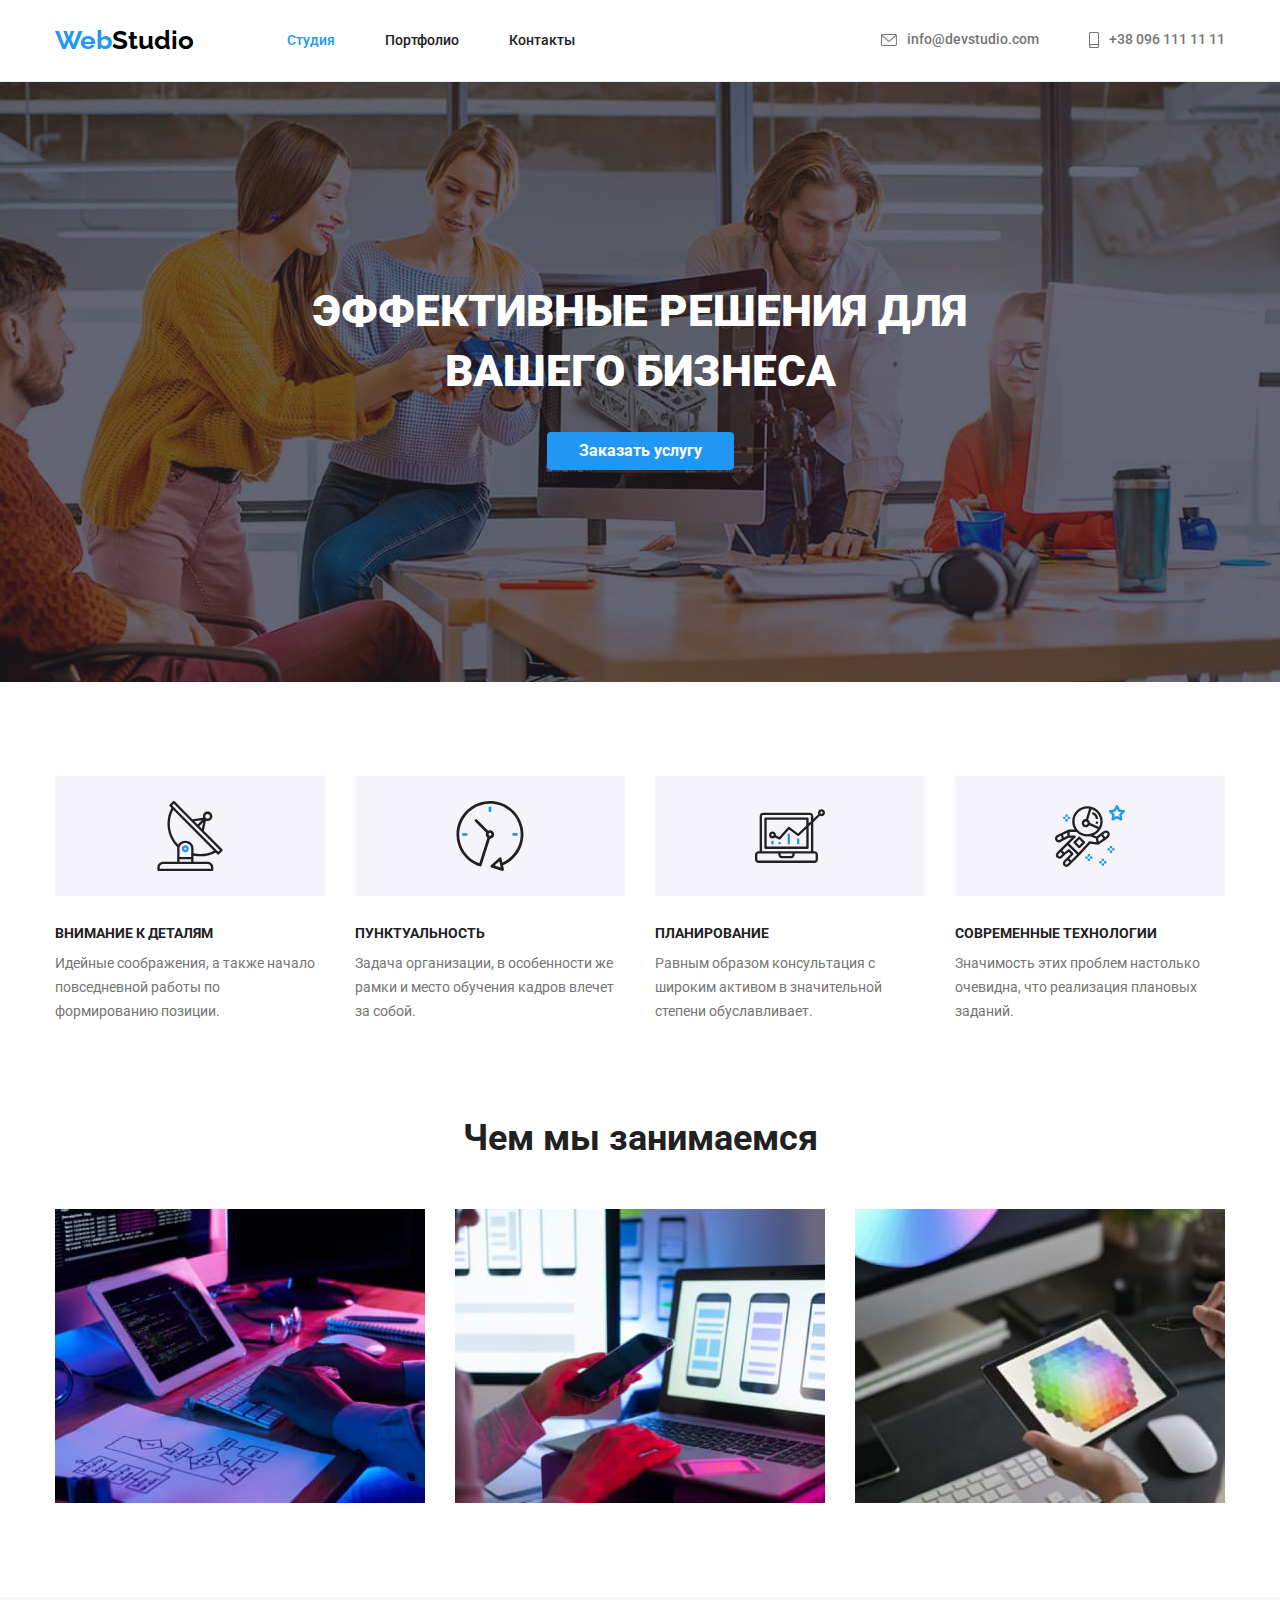
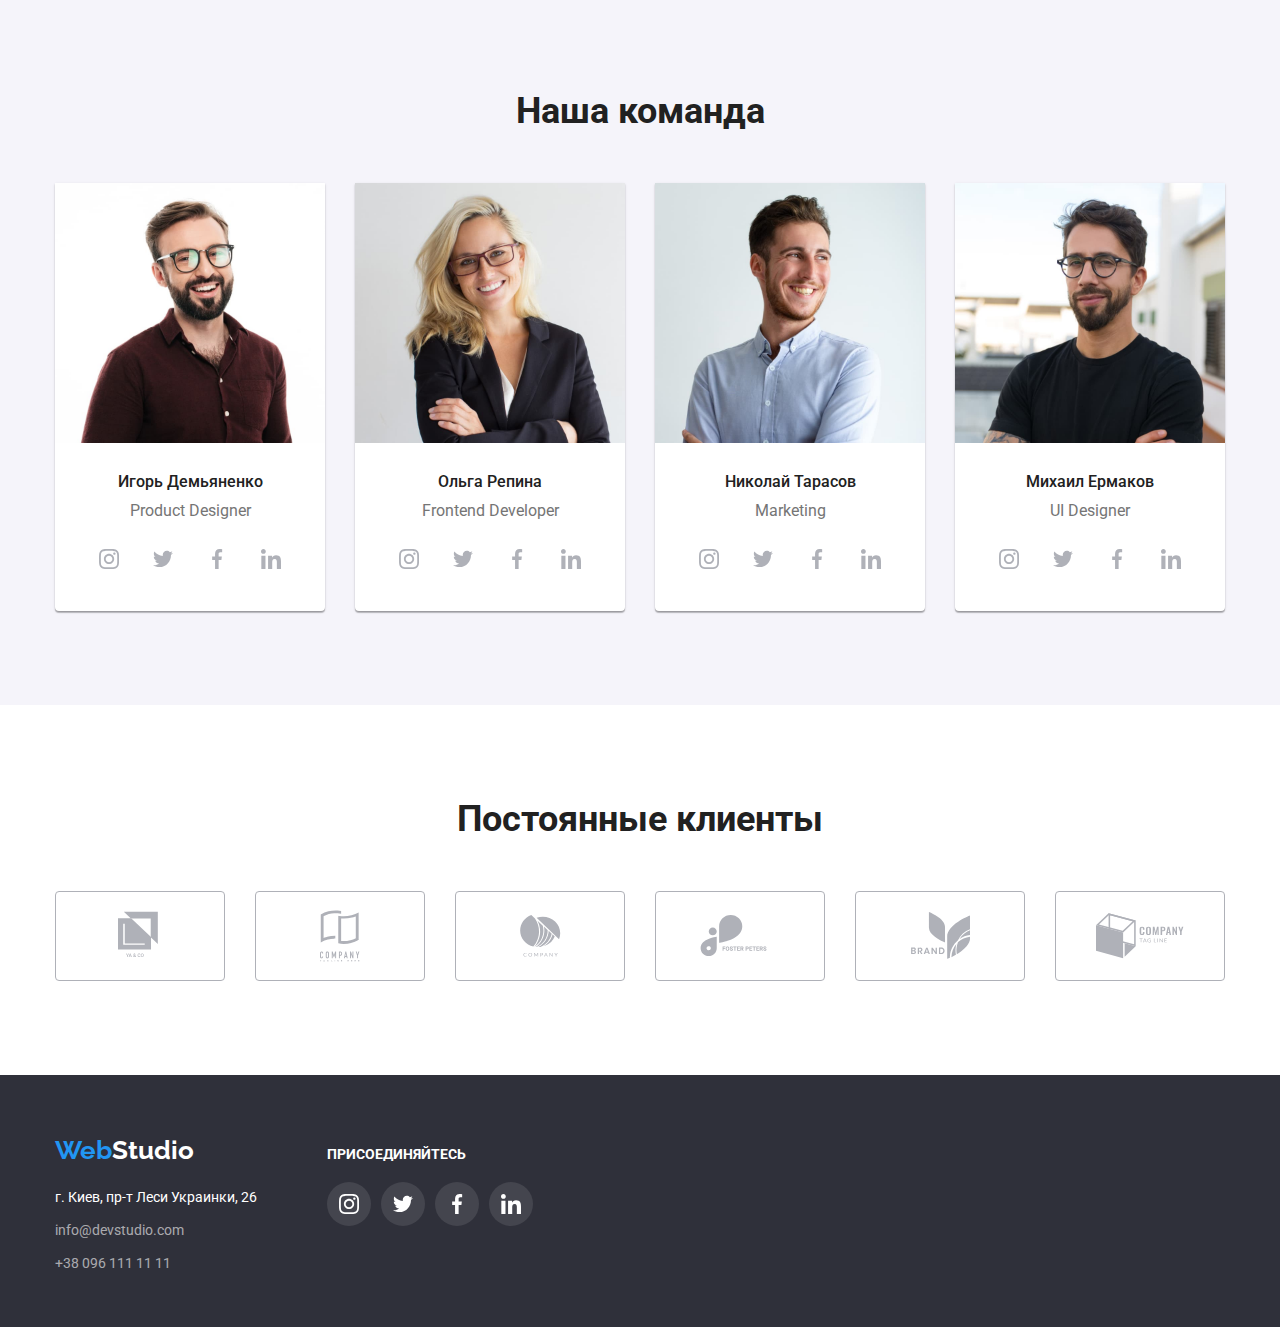
<file: index.html>
<!DOCTYPE html>
<html lang="ru">
  <head>
    <meta charset="UTF-8" />
    <meta name="viewport" content="width=device-width, initial-scale=1.0" />
    <title>Студия</title>
    <link rel="preconnect" href="https://fonts.gstatic.com" />
    <link
      href="https://fonts.googleapis.com/css2?family=Raleway:wght@700&family=Roboto:wght@400;500;700;900&display=swap"
      rel="stylesheet"
    />
    <link
      rel="stylesheet"
      href="https://cdnjs.cloudflare.com/ajax/libs/modern-normalize/1.0.0/modern-normalize.min.css"
    />
    <link rel="stylesheet" href="./css/styles.css" />
  </head>

  <body>
    <!-- Шапка -->
    <header class="header">
      <!--Контейнер для шапки сайта-->
      <div class="container main-nav">
        <nav class="header-nav">
          <!--Навигация-->
          <a href="./index.html" class="logo">
            <span class="logo-web">Web</span>Studio
          </a>

          <ul class="header-list">
            <li class="item">
              <a href="" class="header-list-link current">Студия</a>
            </li>

            <li class="item">
              <a href="./portfolio.html" class="header-list-link">Портфолио</a>
            </li>

            <li class="item">
              <a href="" class="header-list-link">Контакты</a>
            </li>
          </ul>
        </nav>

        <!--Kонтакы-->
        <ul class="contacts">
          <li class="item">
            <a
              href="mailto:info@devstudio.com"
              class="contacts-link header-mail"
            >
              <svg class="icon-contacts" width="16" height="12">
                <use href="./images/icons.svg#icon-envelope"></use>
              </svg>
              info@devstudio.com
            </a>
          </li>

          <li class="item">
            <a href="tel:+380961111111" class="contacts-link header-tel">
              <svg class="icon-contacts" width="10" height="16">
                <use href="./images/icons.svg#icon-smartphone"></use>
              </svg>
              +38 096 111 11 11
            </a>
          </li>
        </ul>
      </div>
    </header>

    <main>
      <!--Герой-->
      <section class="hero">
        <div class="header-overlay">
          <h1 class="hero-title">Эффективные решения для вашего бизнеса</h1>
          <a href="" class="hero-link">Заказать услугу</a>
        </div>
      </section>

      <!--Особенности-->
      <section class="features">
        <div class="container">
          <!-- Скрытый заголовок, особенности -->

          <h2 class="hidden">Особенности</h2>
          <ul class="features-list">
            <li class="features-list-item feature-first">
              <div class="features-icons">
                <svg class="icon-antenna" width="70" height="70">
                  <use href="./images/icons.svg#icon-antenna"></use>
                </svg>
              </div>
              <h3 class="features-item-title">Внимание к деталям</h3>
              <p class="features-item-text">
                Идейные соображения, а также начало повседневной работы по
                формированию позиции.
              </p>
            </li>

            <li class="features-list-item feature-second">
              <div class="features-icons">
                <svg class="icon-clock" width="70" height="70">
                  <use href="./images/icons.svg#icon-clock"></use>
                </svg>
              </div>
              <h3 class="features-item-title">Пунктуальность</h3>
              <p class="features-item-text">
                Задача организации, в особенности же рамки и место обучения
                кадров влечет за собой.
              </p>
            </li>

            <li class="features-list-item feature-third">
              <div class="features-icons">
                <svg class="icon-diagram" width="70" height="70">
                  <use href="./images/icons.svg#icon-diagram"></use>
                </svg>
              </div>
              <h3 class="features-item-title">Планирование</h3>
              <p class="features-item-text">
                Равным образом консультация с широким активом в значительной
                степени обуславливает.
              </p>
            </li>

            <li class="features-list-item feature-fourth">
              <div class="features-icons">
                <svg class="icon-astronaut" width="70" height="70">
                  <use href="./images/icons.svg#icon-astronaut"></use>
                </svg>
              </div>
              <h3 class="features-item-title">Современные технологии</h3>
              <p class="features-item-text">
                Значимость этих проблем настолько очевидна, что реализация
                плановых заданий.
              </p>
            </li>
          </ul>
        </div>
      </section>

      <!--Чем мы занимаемся-->
      <section class="issues">
        <div class="container">
          <!--Виды работ-->
          <h2 class="issues-title">Чем мы занимаемся</h2>
          <ul class="issues-list">
            <li class="issues-item">
              <img
                src="./images/our_projects_1.jpg"
                alt="Архитектура и логика"
                width="370"
              />
            </li>

            <li class="issues-item">
              <img
                src="./images/our_projects_2.jpg"
                alt="Разработка интерфейса"
                width="370"
              />
            </li>

            <li class="issues-item">
              <img src="./images/our_projects_3.jpg" alt="Дизайн" width="370" />
            </li>
          </ul>
        </div>
      </section>

      <!-- Наша команда -->
      <section class="team">
        <div class="container">
          <!--Представление команды-->
          <h2 class="team-title">Наша команда</h2>
          <ul class="team-list">
            <!-- Игорь Демьяненко -->
            <li class="team-list-item">
              <img
                src="./images/team_card_1.jpg"
                alt="Игорь Демьяненко"
                width="270"
              />
              <div class="team-card">
                <h3 class="team-item-title">Игорь Демьяненко</h3>
                <p class="team-item-text">Product Designer</p>
                <ul class="social-network ihor-sn">
                  <li class="sn-item">
                    <a href="" class="circle-button">
                      <svg class="icon-sn" width="20" height="20">
                        <use href="./images/icons.svg#icon-instagram"></use>
                      </svg>
                    </a>
                  </li>
                  <li class="sn-item">
                    <a href="" class="circle-button">
                      <svg class="icon-sn" width="20" height="20">
                        <use href="./images/icons.svg#icon-twitter"></use>
                      </svg>
                    </a>
                  </li>
                  <li class="sn-item">
                    <a href="" class="circle-button">
                      <svg class="icon-sn" width="20" height="20">
                        <use href="./images/icons.svg#icon-facebook"></use>
                      </svg>
                    </a>
                  </li>
                  <li class="sn-item">
                    <a href="" class="circle-button">
                      <svg class="icon-sn" width="20" height="20">
                        <use href="./images/icons.svg#icon-linkedin"></use>
                      </svg>
                    </a>
                  </li>
                </ul>
              </div>
            </li>

            <!-- Ольга Репина -->
            <li class="team-list-item">
              <img
                src="./images/team_card_2.jpg"
                alt="Ольга Репина"
                width="270"
              />
              <div class="team-card">
                <h3 class="team-item-title">Ольга Репина</h3>
                <p class="team-item-text">Frontend Developer</p>
                <ul class="social-network olha-sn">
                  <li class="sn-item">
                    <a href="" class="circle-button">
                      <svg class="icon-sn" width="20" height="20">
                        <use href="./images/icons.svg#icon-instagram"></use>
                      </svg>
                    </a>
                  </li>
                  <li class="sn-item">
                    <a href="" class="circle-button">
                      <svg class="icon-sn" width="20" height="20">
                        <use href="./images/icons.svg#icon-twitter"></use>
                      </svg>
                    </a>
                  </li>
                  <li class="sn-item">
                    <a href="" class="circle-button">
                      <svg class="icon-sn" width="20" height="20">
                        <use href="./images/icons.svg#icon-facebook"></use>
                      </svg>
                    </a>
                  </li>
                  <li class="sn-item">
                    <a href="" class="circle-button">
                      <svg class="icon-sn" width="20" height="20">
                        <use href="./images/icons.svg#icon-linkedin"></use>
                      </svg>
                    </a>
                  </li>
                </ul>
              </div>
            </li>

            <!-- Николай Тарасов -->
            <li class="team-list-item">
              <img
                src="./images/team_card_3.jpg"
                alt="Николай Тарасов"
                width="270"
              />
              <div class="team-card">
                <h3 class="team-item-title">Николай Тарасов</h3>
                <p class="team-item-text">Marketing</p>
                <ul class="social-network nikolay-sn">
                  <li class="sn-item">
                    <a href="" class="circle-button">
                      <svg class="icon-sn" width="20" height="20">
                        <use href="./images/icons.svg#icon-instagram"></use>
                      </svg>
                    </a>
                  </li>
                  <li class="sn-item">
                    <a href="" class="circle-button">
                      <svg class="icon-sn" width="20" height="20">
                        <use href="./images/icons.svg#icon-twitter"></use>
                      </svg>
                    </a>
                  </li>
                  <li class="sn-item">
                    <a href="" class="circle-button">
                      <svg class="icon-sn" width="20" height="20">
                        <use href="./images/icons.svg#icon-facebook"></use>
                      </svg>
                    </a>
                  </li>
                  <li class="sn-item">
                    <a href="" class="circle-button">
                      <svg class="icon-sn" width="20" height="20">
                        <use href="./images/icons.svg#icon-linkedin"></use>
                      </svg>
                    </a>
                  </li>
                </ul>
              </div>
            </li>

            <!-- Михаил Ермаков -->
            <li class="team-list-item">
              <img
                src="./images/team_card_4.jpg"
                alt="Михаил Ермаков"
                width="270"
              />
              <div class="team-card">
                <h3 class="team-item-title">Михаил Ермаков</h3>
                <p class="team-item-text">UI Designer</p>
                <ul class="social-network michail-sn">
                  <li class="sn-item">
                    <a href="" class="circle-button">
                      <svg class="icon-sn" width="20" height="20">
                        <use href="./images/icons.svg#icon-instagram"></use>
                      </svg>
                    </a>
                  </li>
                  <li class="sn-item">
                    <a href="" class="circle-button">
                      <svg class="icon-sn" width="20" height="20">
                        <use href="./images/icons.svg#icon-twitter"></use>
                      </svg>
                    </a>
                  </li>
                  <li class="sn-item">
                    <a href="" class="circle-button">
                      <svg class="icon-sn" width="20" height="20">
                        <use href="./images/icons.svg#icon-facebook"></use>
                      </svg>
                    </a>
                  </li>
                  <li class="sn-item">
                    <a href="" class="circle-button">
                      <svg class="icon-sn" width="20" height="20">
                        <use href="./images/icons.svg#icon-linkedin"></use>
                      </svg>
                    </a>
                  </li>
                </ul>
              </div>
            </li>
          </ul>
        </div>
      </section>

      <!-- Постоянные клиенты -->

      <section class="clients">
        <div class="container">
          <h2 class="clients-title">Постоянные клиенты</h2>
          <ul class="clients-list">
            <li class="client-item">
              <a href="" class="button-clients">
                <svg class="clients-icon-logo" width="44" height="50">
                  <use href="./images/icons.svg#icon-client-logo1"></use>
                </svg>
              </a>
            </li>

            <li class="client-item">
              <a href="" class="button-clients">
                <svg class="clients-icon-logo" width="40" height="52">
                  <use href="./images/icons.svg#icon-client-logo2"></use>
                </svg>
              </a>
            </li>

            <li class="client-item">
              <a href="" class="button-clients">
                <svg class="clients-icon-logo" width="41" height="42">
                  <use href="./images/icons.svg#icon-client-logo3"></use>
                </svg>
              </a>
            </li>

            <li class="client-item">
              <a href="" class="button-clients">
                <svg class="clients-icon-logo" width="80" height="42">
                  <use href="./images/icons.svg#icon-client-logo4"></use>
                </svg>
              </a>
            </li>

            <li class="client-item">
              <a href="" class="button-clients">
                <svg class="clients-icon-logo" width="59" height="47">
                  <use href="./images/icons.svg#icon-client-logo5"></use>
                </svg>
              </a>
            </li>

            <li class="client-item">
              <a href="" class="button-clients">
                <svg class="clients-icon-logo" width="88" height="46">
                  <use href="./images/icons.svg#icon-client-logo6"></use>
                </svg>
              </a>
            </li>
          </ul>
        </div>
      </section>
    </main>

    <!-- Подвал -->
    <footer class="footer">
      <div class="container">
        <div class="footer-flex">
          <!-- Блок с контактной информацией -->
          <div class="footer-contacts">
            <!-- Лого -->
            <a href="./index.html" class="footer-logo">
              <span class="logo-web">Web</span>Studio
            </a>

            <!--Контактная информация-->
            <address class="footer-address">
              <!-- Физический адрес -->

              <a
                href="https://goo.gl/maps/JUrXiFq32XLz6EwXA"
                class="footer-address-link"
                >г. Киев, пр-т Леси Украинки, 26</a
              >

              <!-- Электронная почта -->

              <a href="mailto:info@devstudio.com" class="footer-email"
                >info@devstudio.com</a
              >

              <!-- Телефон -->

              <a href="tel:+380961111111" class="footer-tel"
                >+38 096 111 11 11</a
              >
            </address>
          </div>

          <!-- Блок со ссылками на соц.сети -->
          <div class="footer-sn">
            <p class="footer-sn-title">присоединяйтесь</p>
            <ul class="footer-circle-icons">
              <li class="footer-sn-items">
                <a href="" class="circle-button footer-circle-button">
                  <svg class="icon-sn" width="20" height="20">
                    <use href="./images/icons.svg#icon-instagram"></use>
                  </svg>
                </a>
              </li>
              <li class="footer-sn-items">
                <a href="" class="circle-button footer-circle-button">
                  <svg class="icon-sn" width="20" height="20">
                    <use href="./images/icons.svg#icon-twitter"></use>
                  </svg>
                </a>
              </li>
              <li class="footer-sn-items">
                <a href="" class="circle-button footer-circle-button">
                  <svg class="icon-sn" width="20" height="20">
                    <use href="./images/icons.svg#icon-facebook"></use>
                  </svg>
                </a>
              </li>
              <li class="footer-sn-items">
                <a href="" class="circle-button footer-circle-button">
                  <svg class="icon-sn" width="20" height="20">
                    <use href="./images/icons.svg#icon-linkedin"></use>
                  </svg>
                </a>
              </li>
            </ul>
          </div>
        </div>
      </div>
    </footer>
  </body>
</html>
</file>
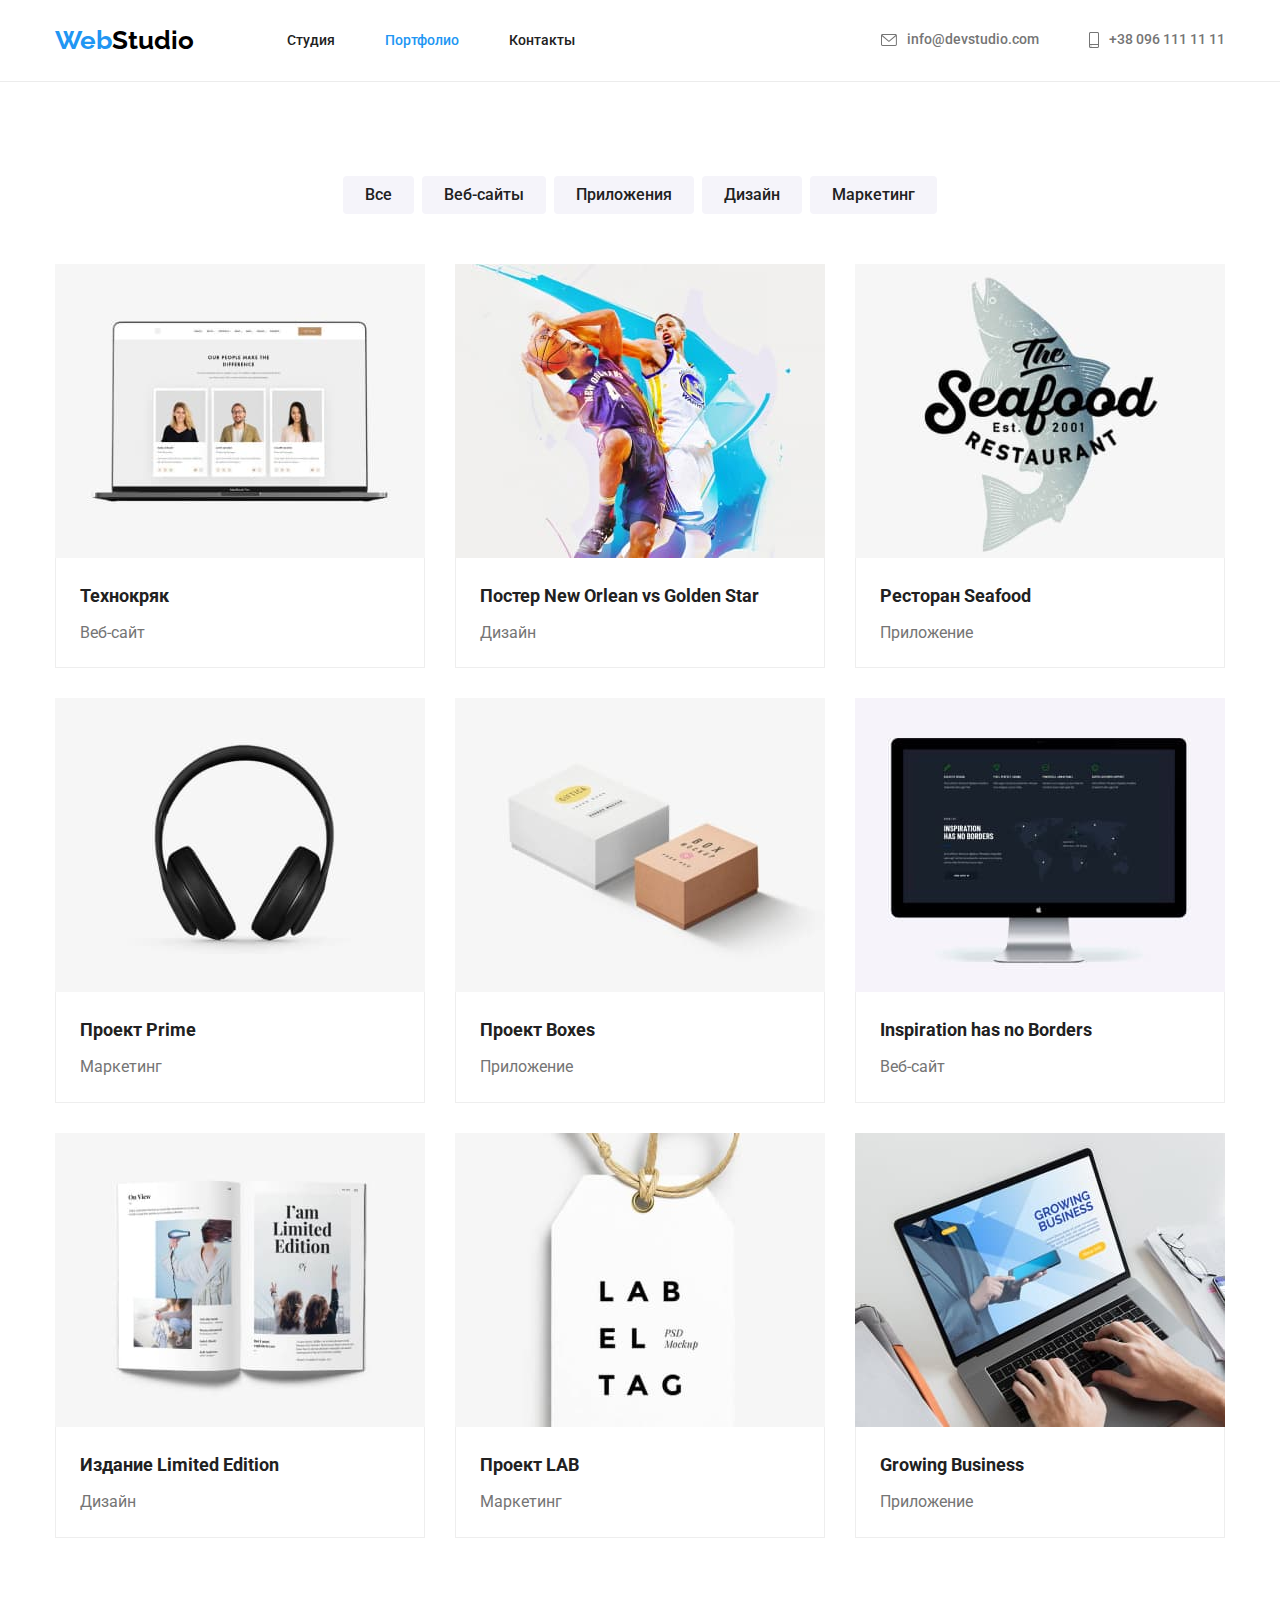
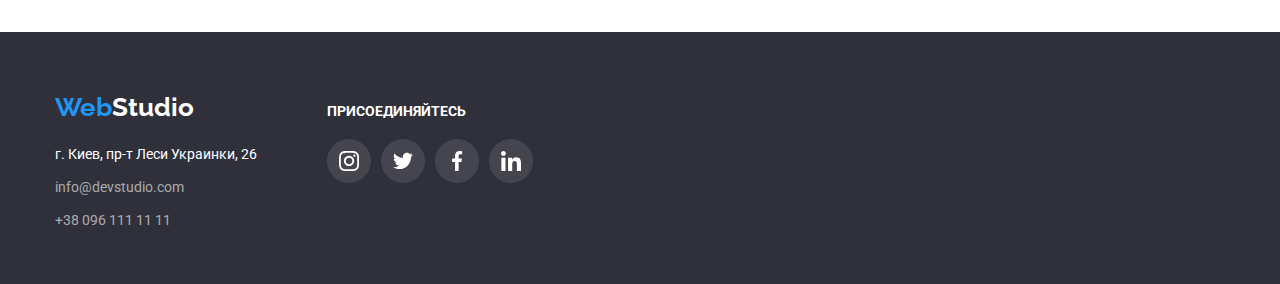
<file: portfolio.html>
<!DOCTYPE html>
<html lang="ru">
  <head>
    <meta charset="UTF-8" />
    <meta name="viewport" content="width=device-width, initial-scale=1.0" />
    <title>Portfolio</title>
    <link rel="preconnect" href="https://fonts.gstatic.com" />
    <link
      href="https://fonts.googleapis.com/css2?family=Raleway:wght@700&family=Roboto:wght@400;500;700;900&display=swap"
      rel="stylesheet"
    />
    <link
      rel="stylesheet"
      href="https://cdnjs.cloudflare.com/ajax/libs/modern-normalize/1.0.0/modern-normalize.min.css"
    />

    <link rel="stylesheet" href="./css/styles.css" />
  </head>

  <body>
    <!-- Шапка -->
    <header class="header">
      <!--Контейнер для шапки сайта-->
      <div class="container main-nav">
        <nav class="header-nav">
          <!--Навигация-->
          <a href="./index.html" class="logo">
            <span class="logo-web">Web</span>Studio
          </a>

          <ul class="header-list">
            <li class="item">
              <a href="./index.html" class="header-list-link">Студия</a>
            </li>

            <li class="item">
              <a href="" class="header-list-link current">Портфолио</a>
            </li>

            <li class="item">
              <a href="" class="header-list-link">Контакты</a>
            </li>
          </ul>
        </nav>

        <!--Kонтакы-->
        <ul class="contacts">
          <li class="item">
            <a
              href="mailto:info@devstudio.com"
              class="contacts-link header-mail"
            >
              <svg class="icon-contacts" width="16" height="12">
                <use href="./images/icons.svg#icon-envelope"></use>
              </svg>
              info@devstudio.com
            </a>
          </li>

          <li class="item">
            <a href="tel:+380961111111" class="contacts-link header-tel">
              <svg class="icon-contacts" width="10" height="16">
                <use href="./images/icons.svg#icon-smartphone"></use>
              </svg>

              +38 096 111 11 11
            </a>
          </li>
        </ul>
      </div>
    </header>

    <main>
      <section class="portfolio">
        <h1 class="hidden">Portfolio</h1>

        <!--Блок кнопок-фильтров-->
        <div class="container buttons">
          <ul class="portfolio-button-list">
            <li class="button-item">
              <button type="button" class="portfolio-button">Все</button>
            </li>

            <li class="button-item">
              <button type="button" class="portfolio-button">Веб-сайты</button>
            </li>

            <li class="button-item">
              <button type="button" class="portfolio-button">Приложения</button>
            </li>

            <li class="button-item">
              <button type="button" class="portfolio-button">Дизайн</button>
            </li>

            <li class="button-item">
              <button type="button" class="portfolio-button">Маркетинг</button>
            </li>
          </ul>
        </div>

        <!-- Портфолио -->
        <div class="container">
          <ul class="portfolio-list">
            <li class="portfolio-list-item">
              <div class="card-thumb">
                <a href="" class="portfolio-list-link">
                  <img
                    src="./portfolio-images/tehnokryak.jpg"
                    alt="Технокряк. Веб-сайты"
                    width="370"
                  />
                  <div class="card-content">
                    <h2 class="portfolio-item-header">Технокряк</h2>
                    <p class="portfolio-item-text">Веб-сайт</p>
                  </div>
                </a>
              </div>
            </li>

            <li class="portfolio-list-item">
              <div class="card-thumb">
                <a href="" class="portfolio-list-link">
                  <img
                    src="./portfolio-images/poster-golden-style.jpg"
                    alt="Постер New Orlean vs Golden Star"
                    width="370"
                  />
                  <div class="card-content">
                    <h2 class="portfolio-item-header">
                      Постер New Orlean vs Golden Star
                    </h2>
                    <p class="portfolio-item-text">Дизайн</p>
                  </div>
                </a>
              </div>
            </li>

            <li class="portfolio-list-item">
              <div class="card-thumb">
                <a href="" class="portfolio-list-link">
                  <img
                    src="./portfolio-images/seafood.jpg"
                    alt="Ресторан Seafood"
                    width="370"
                  />
                  <div class="card-content">
                    <h2 class="portfolio-item-header">Ресторан Seafood</h2>
                    <p class="portfolio-item-text">Приложение</p>
                  </div>
                </a>
              </div>
            </li>

            <li class="portfolio-list-item">
              <div class="card-thumb">
                <a href="" class="portfolio-list-link">
                  <img
                    src="./portfolio-images/prime.jpg"
                    alt="Prime. Маркетинг"
                    width="370"
                  />
                  <div class="card-content">
                    <h2 class="portfolio-item-header">Проект Prime</h2>
                    <p class="portfolio-item-text">Маркетинг</p>
                  </div>
                </a>
              </div>
            </li>

            <li class="portfolio-list-item">
              <div class="card-thumb">
                <a href="" class="portfolio-list-link">
                  <img
                    src="./portfolio-images/boxes.jpg"
                    alt="Проект Boxes"
                    width="370"
                  />
                  <div class="card-content">
                    <h2 class="portfolio-item-header">Проект Boxes</h2>
                    <p class="portfolio-item-text">Приложение</p>
                  </div>
                </a>
              </div>
            </li>

            <li class="portfolio-list-item">
              <div class="card-thumb">
                <a href="" class="portfolio-list-link">
                  <img
                    src="./portfolio-images/inspiration.jpg"
                    alt="Inspiration has no Borders"
                    width="370"
                  />
                  <div class="card-content">
                    <h2 class="portfolio-item-header">
                      Inspiration has no Borders
                    </h2>
                    <p class="portfolio-item-text">Веб-сайт</p>
                  </div>
                </a>
              </div>
            </li>

            <li class="portfolio-list-item">
              <div class="card-thumb">
                <a href="" class="portfolio-list-link">
                  <img
                    src="./portfolio-images/limited-edition.jpg"
                    alt="Издание Limited Edition"
                    width="370"
                  />
                  <div class="card-content">
                    <h2 class="portfolio-item-header">
                      Издание Limited Edition
                    </h2>
                    <p class="portfolio-item-text">Дизайн</p>
                  </div>
                </a>
              </div>
            </li>

            <li class="portfolio-list-item">
              <div class="card-thumb">
                <a href="" class="portfolio-list-link">
                  <img
                    src="./portfolio-images/lab.jpg"
                    alt="Проект LAB"
                    width="370"
                  />
                  <div class="card-content">
                    <h2 class="portfolio-item-header">Проект LAB</h2>
                    <p class="portfolio-item-text">Маркетинг</p>
                  </div>
                </a>
              </div>
            </li>

            <li class="portfolio-list-item">
              <div class="card-thumb">
                <a href="" class="portfolio-list-link">
                  <img
                    src="./portfolio-images/growing-business.jpg"
                    alt="Growing Business"
                    width="370"
                  />
                  <div class="card-content">
                    <h2 class="portfolio-item-header">Growing Business</h2>
                    <p class="portfolio-item-text">Приложение</p>
                  </div>
                </a>
              </div>
            </li>
          </ul>
        </div>
      </section>
    </main>

    <!-- Подвал -->
    <footer class="footer">
      <div class="container">
        <div class="footer-flex">
          <!-- Блок с контактной информацией -->
          <div class="footer-contacts">
            <!-- Лого -->
            <a href="./index.html" class="footer-logo">
              <span class="logo-web">Web</span>Studio
            </a>

            <!--Контактная информация-->
            <address class="footer-address">
              <!-- Физический адрес -->
              <p class="footer-address-map">
                <a
                  href="https://goo.gl/maps/JUrXiFq32XLz6EwXA"
                  class="footer-address-link"
                  >г. Киев, пр-т Леси Украинки, 26</a
                >
              </p>

              <!-- Электронная почта -->
              <p>
                <a href="mailto:info@devstudio.com" class="footer-email"
                  >info@devstudio.com</a
                >
              </p>

              <!-- Телефон -->
              <p>
                <a href="tel:+380961111111" class="footer-tel"
                  >+38 096 111 11 11</a
                >
              </p>
            </address>
          </div>

          <!-- Блок со ссылками на соц.сети -->
          <div class="footer-sn">
            <h3 class="footer-sn-title">присоединяйтесь</h3>
            <ul class="footer-circle-icons">
              <li class="footer-sn-items">
                <a href="" class="circle-button footer-circle-button">
                  <svg class="icon-sn" width="20" height="20">
                    <use href="./images/icons.svg#icon-instagram"></use>
                  </svg>
                </a>
              </li>
              <li class="footer-sn-items">
                <a href="" class="circle-button footer-circle-button">
                  <svg class="icon-sn" width="20" height="20">
                    <use href="./images/icons.svg#icon-twitter"></use>
                  </svg>
                </a>
              </li>
              <li class="footer-sn-items">
                <a href="" class="circle-button footer-circle-button">
                  <svg class="icon-sn" width="20" height="20">
                    <use href="./images/icons.svg#icon-facebook"></use>
                  </svg>
                </a>
              </li>
              <li class="footer-sn-items">
                <a href="" class="circle-button footer-circle-button">
                  <svg class="icon-sn" width="20" height="20">
                    <use href="./images/icons.svg#icon-linkedin"></use>
                  </svg>
                </a>
              </li>
            </ul>
          </div>
        </div>
      </div>
    </footer>
  </body>
</html>
</file>
<file: css/styles.css>
:root {
  --main-background-color: #ffffff;
  --white-additional-color: #ffffff;
  --additional-background-color: #f5f4fa;
  --title-text-color: #212121;
  --text-color: #757575;
  --accent-color: #2196f3;
  --logo-color: #000;
  --hero-footer-color: #2f303a;
  --mailtel-logo-footer: rgba(255, 255, 255, 0.6);
  --grey-svg-color: #afb1b8;
  --portfolio-border-color: #eeeeee;
}

/* Общая стилизация */

ul {
  list-style: none;
  margin: 0;
  padding: 0;
}

a {
  text-decoration: none;
}

/* Фоновые цвета */

.header {
  background-color: var(--main-background-color);
  border-bottom: 1px solid #ececec;
}

.hero,
.footer {
  background-color: var(--hero-footer-color);
}

.team {
  background-color: var(--additional-background-color);
}

/* Шрифты */

body {
  margin: 0;
  font-family: 'Roboto', sans-serif;
}

/* Общие стили для контейнера */

.container {
  margin-left: auto;
  margin-right: auto;
  width: 1200px;
  padding-left: 15px;
  padding-right: 15px;
}

/* Стилизация разделов с фоном, отличным от основного */

.team {
  /* max-width: 1600px; */
  margin-left: auto;
  margin-right: auto;
}


/* Обнуление встроенных стилей */

h1,
h2,
h3,
h4,
h5,
h6,
p {
  margin: 0;
}

img {
  display: block;
  max-width: 100%;
}

/* Header */

/* Логотип в шапке */

.logo {
  margin-right: 93px;
  padding-top: 25px;
  padding-bottom: 25px;

  color: var(--logo-color);

  font-family: 'Raleway', sans-serif;

  font-weight: 700;
  font-size: 26px;
  line-height: 1.19;
}

.logo-web {
  color: var(--accent-color);
}

/* Оформление нав. ссылок в шапке */

.header-list-link {
  padding-top: 32px;
  padding-bottom: 32px;

  color: var(--title-text-color);

  font-weight: 500;
  font-size: 14px;
  line-height: 1.14;

  text-decoration: none;
}

.header-list-link:hover,
.header-list-link:focus {
  color: var(--accent-color);
}

.header-list .header-list-link.current {
  color: var(--accent-color);
}

/* Оформление ссылок email и tel в шапке */

.contacts-link {
  display: flex;
  align-items: center;

  padding-top: 32px;
  padding-bottom: 32px;

  color: var(--text-color);

  font-weight: 500;
  font-size: 14px;
  line-height: 1.14;

  text-decoration: none;
}

.contacts-link:hover,
.contacts-link:focus {
  color: var(--accent-color);
}

/* Геометрия и позиционирование Header */

/* Размещает в одну строку ссылки email и tel */

.header-list,
.contacts {
  display: flex;
}

/* Размещает в одну строку лого и нав. ссылки */

.header-nav {
  display: flex;
  align-items: center;
}

/* Размещает в одну строку навигацию и контакты */

.main-nav {
  display: flex;
  align-items: center;
  justify-content: space-between;
}

/* Добавляет отступы между нав. ссылками и между ссылками контактов. 
Отступ только для тех элементов, перед которыми есть хоть один сосед */

.header-list .item + .item {
  margin-left: 50px;
}

.contacts .item + .item {
  margin-left: 50px;
}

/* Цвет и отступ для иконок мейла и телефона */

.icon-contacts {
  margin-right: 10px;
  fill: currentColor;
}

/* Герой */

.hero {
  max-width: 1600px;
  height: 600px;

  margin-left: auto;
  margin-right: auto;

  text-align: center;
}

.header-overlay {
  background-repeat: no-repeat;
  background-position: center;
  background-size: cover;

  padding-top: 200px;

  max-width: 1600px;
  min-height: 600px;
  margin-left: auto;
  margin-right: auto;

  background-image: linear-gradient(
      to right,
      rgba(47, 48, 58, 0.4),
      rgba(47, 48, 58, 0.4)
    ),
    url('../images/img-hero.jpg');
}

.hero-title {
  margin-left: auto;
  margin-right: auto;
  margin-bottom: 30px;

  width: 696px;

  color: var(--white-additional-color);

  font-weight: 900;
  font-size: 44px;
  line-height: 1.36;

  text-transform: uppercase;
}

.hero-link {
  display: inline-block;
  padding: 10px 32px;
  border-radius: 4px;

  color: var(--white-additional-color);
  background-color: var(--accent-color);

  font-weight: 700;
  font-size: 16px;
}

/* Особенности */

.features {
  padding-top: 94px;
}

/* Декоративные элементы  */

.features-icons {
  display: flex;
  justify-content: center;
  align-items: center;

  margin-bottom: 30px;

  width: 270px;
  height: 120px;

  background-color: var(--additional-background-color);
}

/* Стили текста и заголовков */

.features-item-title {
  margin-bottom: 10px;

  color: var(--title-text-color);

  font-weight: 700;
  font-size: 14px;
  line-height: 1.14;

  text-transform: uppercase;
}

.features-item-text {
  color: var(--text-color);

  font-weight: 400;
  font-size: 14px;
  line-height: 1.71;
}

/* Размещает блоки в строку. Компенсационные отступы */

.features-list {
  display: flex;
  flex-wrap: wrap;

  margin-left: -30px;
  margin-top: -30px;
}

/* Размещает блоки по 4 в строке. Добавляет отступы между ними */

.features-list > .features-list-item {
  flex-basis: calc(100% / 4 - 30px);

  margin-left: 30px;
  margin-top: 30px;
}

/* Задачи */

.issues {
  padding-top: 94px;
  padding-bottom: 94px;
}

.issues-title {
  margin-bottom: 50px;

  color: var(--title-text-color);

  font-weight: 700;
  font-size: 36px;
  line-height: 1.16;

  text-align: center;
}

/* Размещает блоки в строку. Компенсационные отступы */

.issues-list {
  display: flex;
  flex-wrap: wrap;

  margin-left: -30px;
  margin-top: -30px;
}

/* Размещает блоки по 3 в строке. Добавляет отступы между ними */

.issues-list > .issues-item {
  flex-basis: calc(100% / 3 - 30px);

  margin-left: 30px;
  margin-top: 30px;
}

/* Команда */

.team {
  padding-top: 94px;
  padding-bottom: 94px;
}

.team-title {
  margin-bottom: 50px;

  color: var(--title-text-color);

  font-weight: 700;
  font-size: 36px;
  line-height: 1.16;

  text-align: center;
}

.team-card {
  padding: 30px 32px;

}

.team-item-title {
  margin-bottom: 10px;

  color: var(--title-text-color);

  font-weight: 500;
  font-size: 16px;
  line-height: 1.18;

  text-align: center;
}

.team-item-text {
  margin-bottom: 16px;

  color: var(--text-color);

  font-weight: 400;
  font-size: 16px;
  line-height: 1.18;

  text-align: center;
}

/* Размещает блоки в строку. Компенсационные отступы */

.team-list {
  display: flex;
  flex-wrap: wrap;
  margin-left: -30px;
  margin-top: -30px;
}

/* Размещает блоки по 3 в строке. Добавляет отступы между ними */

.team-list > .team-list-item {
  flex-basis: calc(100% / 4 - 30px);

  margin-left: 30px;
  margin-top: 30px;
}

.team-list-item {
  background-color: var(--main-background-color);
  box-shadow: 0px 1px 3px rgba(0, 0, 0, 0.12), 0px 1px 1px rgba(0, 0, 0, 0.14),
    0px 2px 1px rgba(0, 0, 0, 0.2);
  border-radius: 0px 0px 4px 4px;
}

/* Блок с иконками соц.сетей */

.social-network {
  display: flex;
  justify-content: space-between;
}

/* Размещение ссылок в строку, выравнивание */

.circle-button {
  display: flex;
  justify-content: center;
  align-items: center;

  width: 44px;
  height: 44px;
  border-radius: 50%;

  color: var(--grey-svg-color);
  background-color: var(--main-background-color);
}

.circle-button:hover,
.circle-button:focus {
  background-color: var(--accent-color);
  color: var(--white-additional-color);
}

.icon-sn {
  fill: currentColor;
}

/* Постоянные клиенты */

.clients {
  padding-top: 94px;
  padding-bottom: 94px;
}

.clients-title {
  margin-bottom: 50px;

  color: var(--title-text-color);

  font-weight: 700;
  font-size: 36px;
  line-height: 1.16;

  text-align: center;
}

.clients-list {
  display: flex;
  flex-wrap: wrap;
}

.client-item:not(:last-child) {
  margin-right: 30px;
}

.button-clients {
  display: flex;
  justify-content: center;
  align-items: center;

  width: 170px;
  height: 90px;

  border: 1px solid #afb1b8;
  border-radius: 4px;

  color: #afb1b8;
}

.button-clients:hover,
.button-clients:focus {
  border-color: var(--accent-color);
  color: var(--accent-color);
}

.clients-icon-logo {
  fill: currentColor;
}

/* Подвал */

.footer {
  /* width: 1600px; */
  margin-left: auto;
  margin-right: auto;
  min-height: 252px;

  padding-top: 60px;
}


.footer-logo {
  display: block;
  margin-bottom: 20px;

  color: var(--white-additional-color);

  font-family: 'Raleway', sans-serif;
  font-weight: 700;
  font-size: 26px;
  line-height: 1.19;

  text-decoration: none;
}

.footer-address-link {
  margin-bottom: 9px;

  color: var(--white-additional-color);

  font-style: normal;
  font-weight: 400;
  font-size: 14px;
  line-height: 1.71;
}

.footer-email,
.footer-tel {
  color: var(--mailtel-logo-footer);

  font-style: normal;
  font-weight: 400;
  font-size: 14px;
  line-height: 1.71;
}

.footer-email {
  display: block;
  margin-bottom: 9px;
}

.footer-address-link {
  display: block;
  margin-bottom: 9px;
}

/* Ставит блоки футера в строку */

.footer-flex {
  display: flex;
  align-items: baseline;
}

.footer-sn {
  margin-left: 70px;
}

.footer-sn-title {
  margin-bottom: 20px;

  color: var(--white-additional-color);

  font-weight: 700;
  font-size: 14px;
  line-height: 1.142;

  text-align: left;
  text-transform: uppercase;
}

/* Ставит иконки в строку и добавляет выравнивание */

.footer-circle-icons {
  display: flex;
}

.footer-circle-button {
  background-color: rgba(255, 255, 255, 0.1);
  color: var(--white-additional-color);
}

.footer-sn-items {
  margin-right: 10px;
}

.footer-circle-icons li:last-child {
  margin-right: 0;
}

/* Портфолио */

.portfolio {
  padding-top: 94px;
  padding-bottom: 94px;
}

.buttons {
  margin-bottom: 50px;
}

.portfolio-button {
  padding: 6px 22px;

  color: var(--title-text-color);
  background-color: var(--additional-background-color);

  font-family: inherit;
  font-weight: 500;
  font-size: 16px;
  line-height: 1.6;

  border: none;
  border-radius: 4px;
}

.portfolio-button:hover {
  color: var(--white-additional-color);
  background-color: var(--accent-color);
  box-shadow: 0px 3px 1px rgba(0, 0, 0, 0.1), 0px 1px 2px rgba(0, 0, 0, 0.08),
    0px 2px 2px rgba(0, 0, 0, 0.12);
}

.portfolio-button:focus {
  color: #fff;
  background-color: var(--accent-color);
  box-shadow: 0px 3px 1px rgba(0, 0, 0, 0.1), 0px 1px 2px rgba(0, 0, 0, 0.08),
    0px 2px 2px rgba(0, 0, 0, 0.12);
}

.portfolio-button-list {
  display: flex;
  justify-content: center;
}

.button-item:not(:last-child) {
  margin-right: 8px;
}

/* Портфолио. Работы */

/* Эффект ховера на ссылку */

.portfolio-list-link:hover,
/* .portfolio-list-link:focus { */
  box-shadow: 0px 1px 1px rgba(0, 0, 0, 0.12), 0px 4px 4px rgba(0, 0, 0, 0.06),
    1px 4px 6px rgba(0, 0, 0, 0.16);
}

.portfolio-list-link {
  display: block;
  width: 100%;
  height: 100%;
}

/* .card-thumb a:focus img {
  box-shadow: 0px 1px 1px rgba(0, 0, 0, 0.12), 0px 4px 4px rgba(0, 0, 0, 0.06),
    1px 4px 6px rgba(0, 0, 0, 0.16);
} */

/* Размещает карточки в строку. Компенсационные отступы */

.portfolio-list {
  display: flex;
  flex-wrap: wrap;

  margin-left: -30px;
  margin-top: -30px;
}

.portfolio-list-item {
  flex-basis: calc(100% / 3 - 30px);

  margin-left: 30px;
  margin-top: 30px;

  background-color: var(--main-background-color);
}

.card-content {
  padding-top: 20px;
  padding-bottom: 20px;
  padding-left: 24px;
  padding-right: 24px;

  border-bottom: 1px solid var(--portfolio-border-color);
  border-left: 1px solid var(--portfolio-border-color);
  border-right: 1px solid var(--portfolio-border-color);
}

.portfolio-item-header {
  margin-bottom: 4px;

  color: var(--title-text-color);

  font-weight: 700;
  font-size: 18px;
  line-height: 2;
}

.portfolio-item-text {
  color: var(--text-color);

  font-weight: 400;
  font-size: 16px;
  line-height: 1.87;
}

/* Скрытый заголовок. Код подсмотрен у А.Репеты */

.hidden {
  position: absolute;
  width: 1px;
  height: 1px;
  margin: -1px;
  border: 0;
  padding: 0;

  white-space: nowrap;
  clip-path: inset(100%);
  clip: rect(0 0 0 0);
  overflow: hidden;
}
</file>
